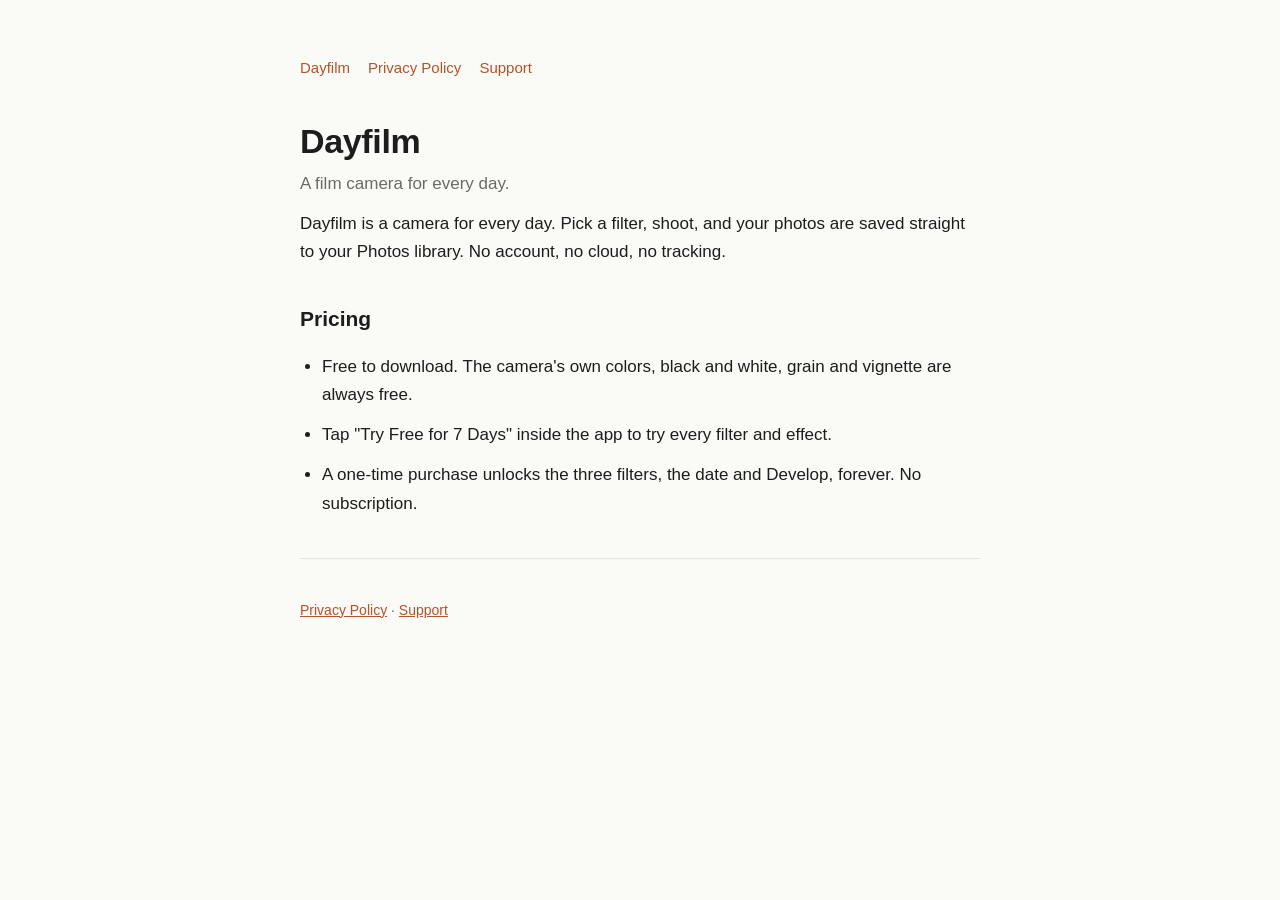
<file: index.html>
<!doctype html>
<html lang="en">
<head>
<meta charset="utf-8">
<meta name="viewport" content="width=device-width,initial-scale=1">
<title>Dayfilm</title>
<meta name="description" content="Dayfilm is a film camera app for iPhone. Shoot with film filters, keep every photo on your device.">
<link rel="stylesheet" href="style.css">
</head>
<body>
<main>
<nav><a href="./">Dayfilm</a><a href="privacy.html">Privacy Policy</a><a href="support.html">Support</a></nav>
<h1>Dayfilm</h1>
<p class="muted">A film camera for every day.</p>
<p>Dayfilm is a camera for every day. Pick a filter, shoot, and your photos are saved straight to your Photos library. No account, no cloud, no tracking.</p>
<h2>Pricing</h2>
<ul>
<li>Free to download. The camera's own colors, black and white, grain and vignette are always free.</li>
<li>Tap "Try Free for 7 Days" inside the app to try every filter and effect.</li>
<li>A one-time purchase unlocks the three filters, the date and Develop, forever. No subscription.</li>
</ul>
<hr>
<footer><a href="privacy.html">Privacy Policy</a> · <a href="support.html">Support</a></footer>
</main>
</body>
</html>
</file>
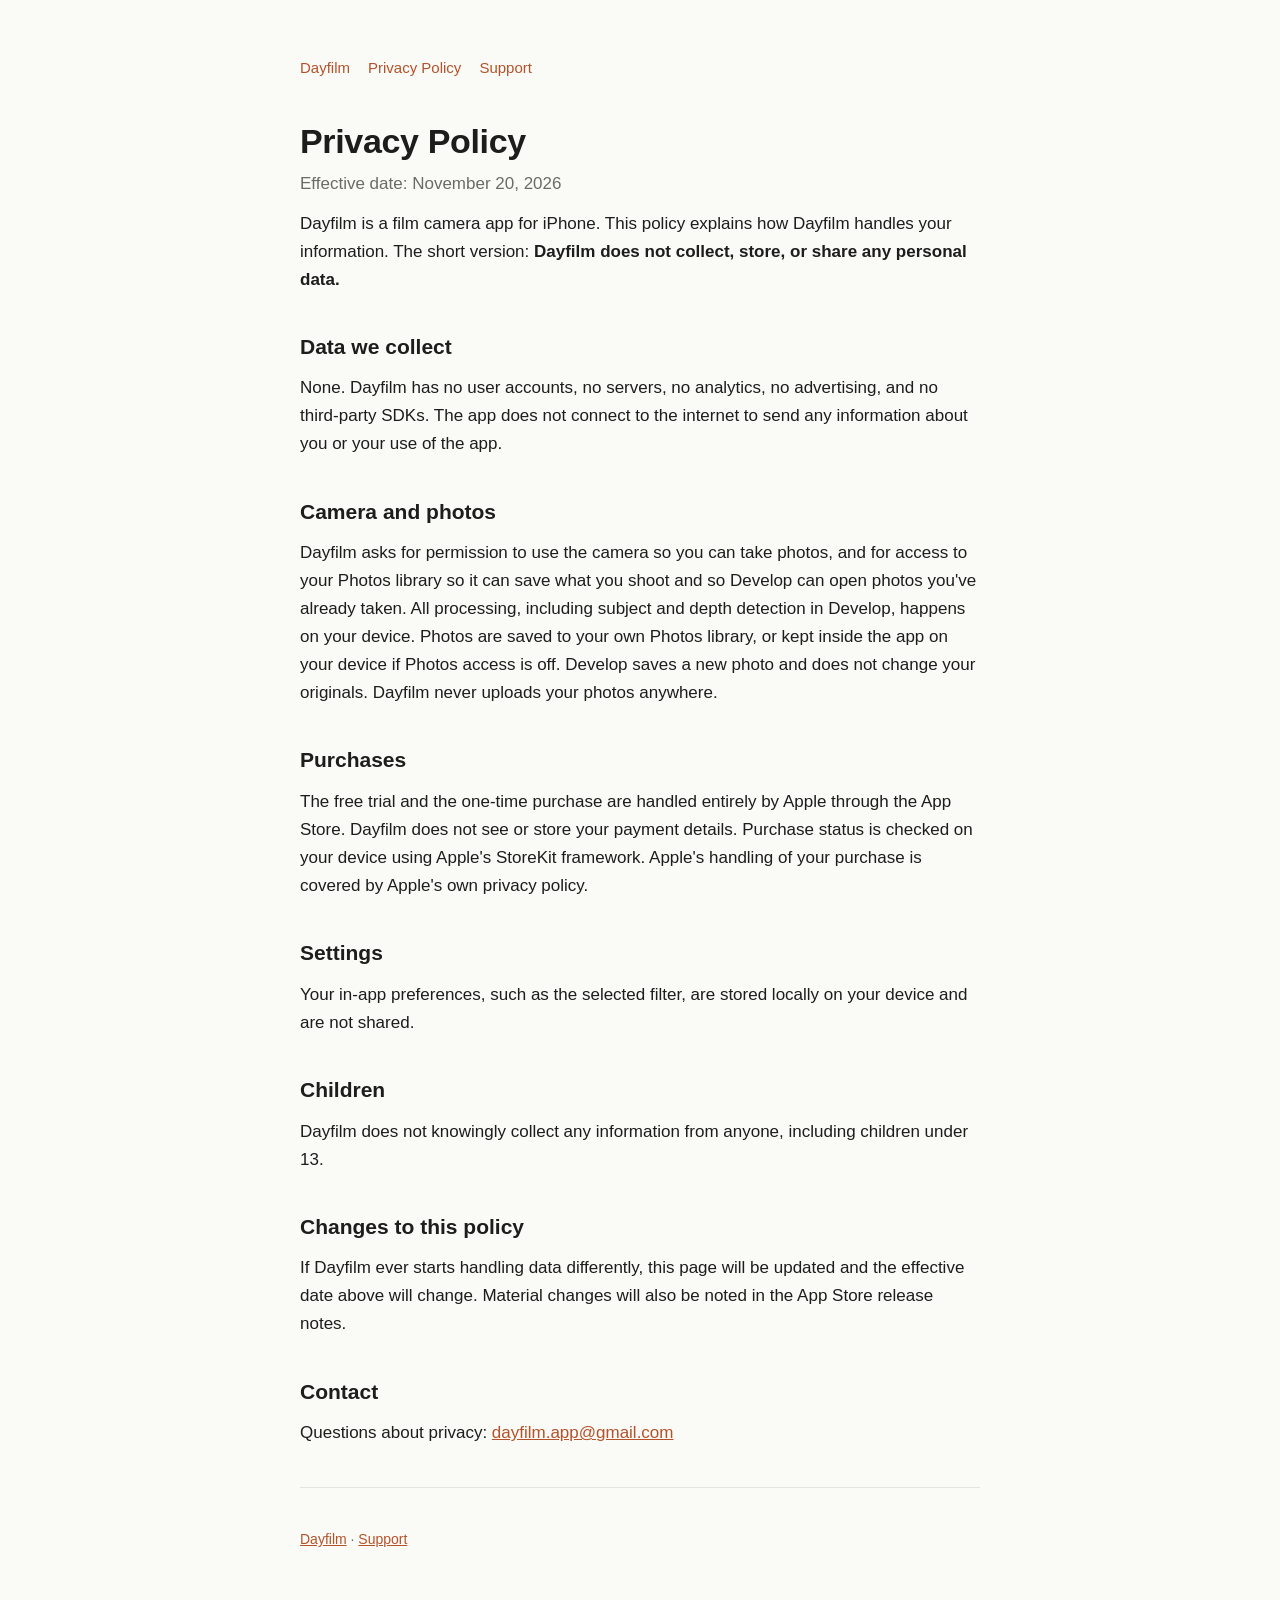
<file: privacy.html>
<!doctype html>
<html lang="en">
<head>
<meta charset="utf-8">
<meta name="viewport" content="width=device-width,initial-scale=1">
<title>Dayfilm Privacy Policy</title>
<meta name="description" content="Dayfilm does not collect any personal data. This page explains what the app does and does not do with your information.">
<link rel="stylesheet" href="style.css">
</head>
<body>
<main>
<nav><a href="./">Dayfilm</a><a href="privacy.html">Privacy Policy</a><a href="support.html">Support</a></nav>
<h1>Privacy Policy</h1>
<p class="muted">Effective date: November 20, 2026</p>

<p>Dayfilm is a film camera app for iPhone. This policy explains how Dayfilm handles your information. The short version: <strong>Dayfilm does not collect, store, or share any personal data.</strong></p>

<h2>Data we collect</h2>
<p>None. Dayfilm has no user accounts, no servers, no analytics, no advertising, and no third-party SDKs. The app does not connect to the internet to send any information about you or your use of the app.</p>

<h2>Camera and photos</h2>
<p>Dayfilm asks for permission to use the camera so you can take photos, and for access to your Photos library so it can save what you shoot and so Develop can open photos you've already taken. All processing, including subject and depth detection in Develop, happens on your device. Photos are saved to your own Photos library, or kept inside the app on your device if Photos access is off. Develop saves a new photo and does not change your originals. Dayfilm never uploads your photos anywhere.</p>

<h2>Purchases</h2>
<p>The free trial and the one-time purchase are handled entirely by Apple through the App Store. Dayfilm does not see or store your payment details. Purchase status is checked on your device using Apple's StoreKit framework. Apple's handling of your purchase is covered by Apple's own privacy policy.</p>

<h2>Settings</h2>
<p>Your in-app preferences, such as the selected filter, are stored locally on your device and are not shared.</p>

<h2>Children</h2>
<p>Dayfilm does not knowingly collect any information from anyone, including children under 13.</p>

<h2>Changes to this policy</h2>
<p>If Dayfilm ever starts handling data differently, this page will be updated and the effective date above will change. Material changes will also be noted in the App Store release notes.</p>

<h2>Contact</h2>
<p>Questions about privacy: <a href="mailto:dayfilm.app@gmail.com">dayfilm.app@gmail.com</a></p>

<hr>
<footer><a href="./">Dayfilm</a> · <a href="support.html">Support</a></footer>
</main>
</body>
</html>
</file>
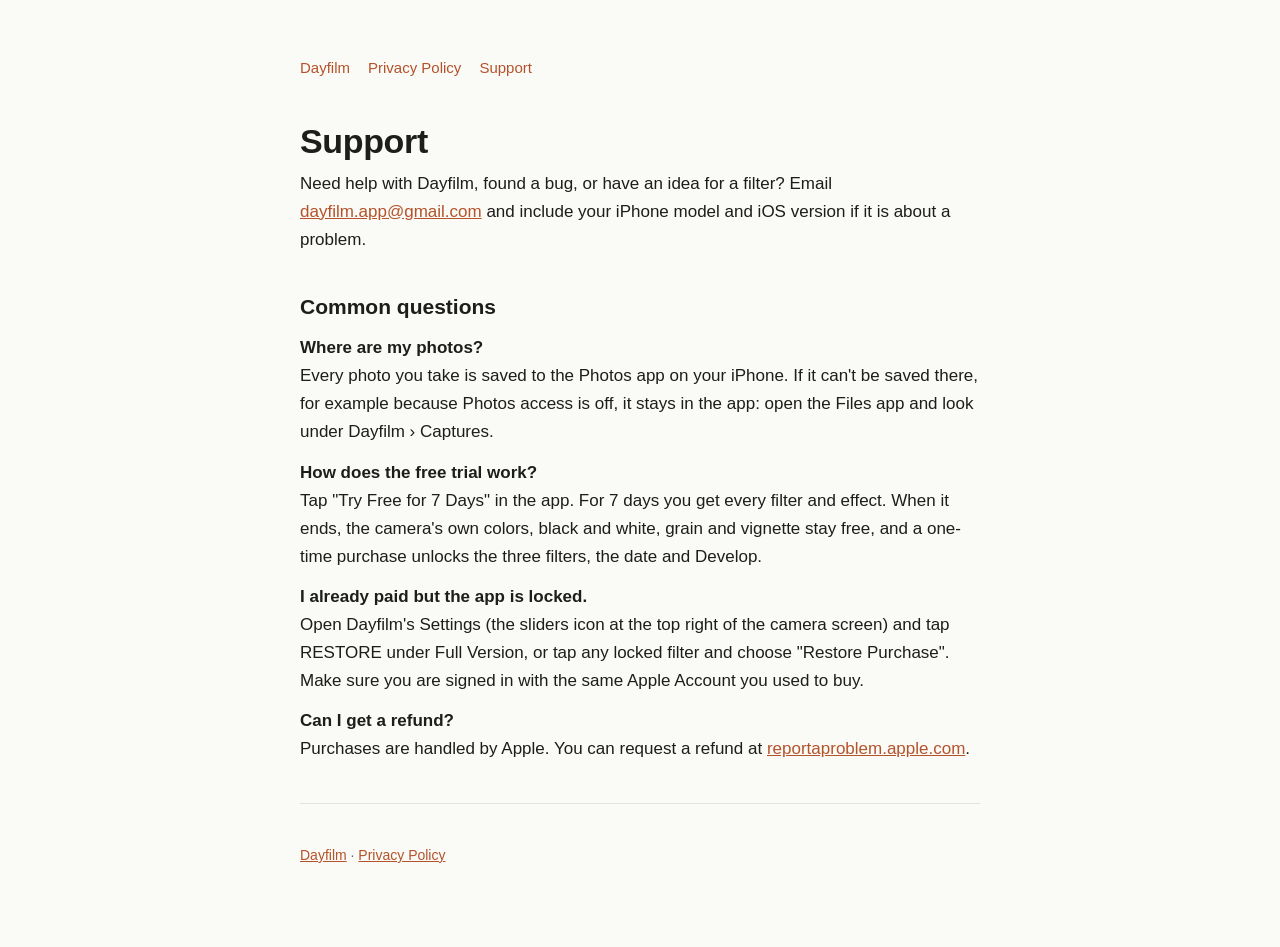
<file: support.html>
<!doctype html>
<html lang="en">
<head>
<meta charset="utf-8">
<meta name="viewport" content="width=device-width,initial-scale=1">
<title>Dayfilm Support</title>
<meta name="description" content="Get help with Dayfilm, the film camera app for iPhone.">
<link rel="stylesheet" href="style.css">
</head>
<body>
<main>
<nav><a href="./">Dayfilm</a><a href="privacy.html">Privacy Policy</a><a href="support.html">Support</a></nav>
<h1>Support</h1>
<p>Need help with Dayfilm, found a bug, or have an idea for a filter? Email <a href="mailto:dayfilm.app@gmail.com">dayfilm.app@gmail.com</a> and include your iPhone model and iOS version if it is about a problem.</p>

<h2>Common questions</h2>
<p><strong>Where are my photos?</strong><br>Every photo you take is saved to the Photos app on your iPhone. If it can't be saved there, for example because Photos access is off, it stays in the app: open the Files app and look under Dayfilm › Captures.</p>
<p><strong>How does the free trial work?</strong><br>Tap "Try Free for 7 Days" in the app. For 7 days you get every filter and effect. When it ends, the camera's own colors, black and white, grain and vignette stay free, and a one-time purchase unlocks the three filters, the date and Develop.</p>
<p><strong>I already paid but the app is locked.</strong><br>Open Dayfilm's Settings (the sliders icon at the top right of the camera screen) and tap RESTORE under Full Version, or tap any locked filter and choose "Restore Purchase". Make sure you are signed in with the same Apple Account you used to buy.</p>
<p><strong>Can I get a refund?</strong><br>Purchases are handled by Apple. You can request a refund at <a href="https://reportaproblem.apple.com">reportaproblem.apple.com</a>.</p>

<hr>
<footer><a href="./">Dayfilm</a> · <a href="privacy.html">Privacy Policy</a></footer>
</main>
</body>
</html>
</file>
<file: style.css>
:root{--bg:#fafaf7;--fg:#1d1d1b;--muted:#6b6b66;--line:#e4e4df;--accent:#b4532a}
@media (prefers-color-scheme:dark){:root{--bg:#141412;--fg:#ecece6;--muted:#9a9a93;--line:#2b2b28;--accent:#e2855a}}
*{box-sizing:border-box}body{margin:0;background:var(--bg);color:var(--fg);font:17px/1.65 -apple-system,BlinkMacSystemFont,"Helvetica Neue",Arial,sans-serif;padding:0 16px}
main{max-width:680px;margin:0 auto;padding:56px 0 80px}
h1{font-size:34px;line-height:1.2;margin:0 0 8px;letter-spacing:-.01em}h2{font-size:21px;margin:36px 0 10px}
p,li{margin:0 0 12px}ul{padding-left:22px}.muted{color:var(--muted)}a{color:var(--accent)}
nav{margin-bottom:40px;font-size:15px}nav a{margin-right:18px;text-decoration:none}nav a:hover{text-decoration:underline}
hr{border:0;border-top:1px solid var(--line);margin:40px 0}footer{font-size:14px;color:var(--muted)}
</file>
